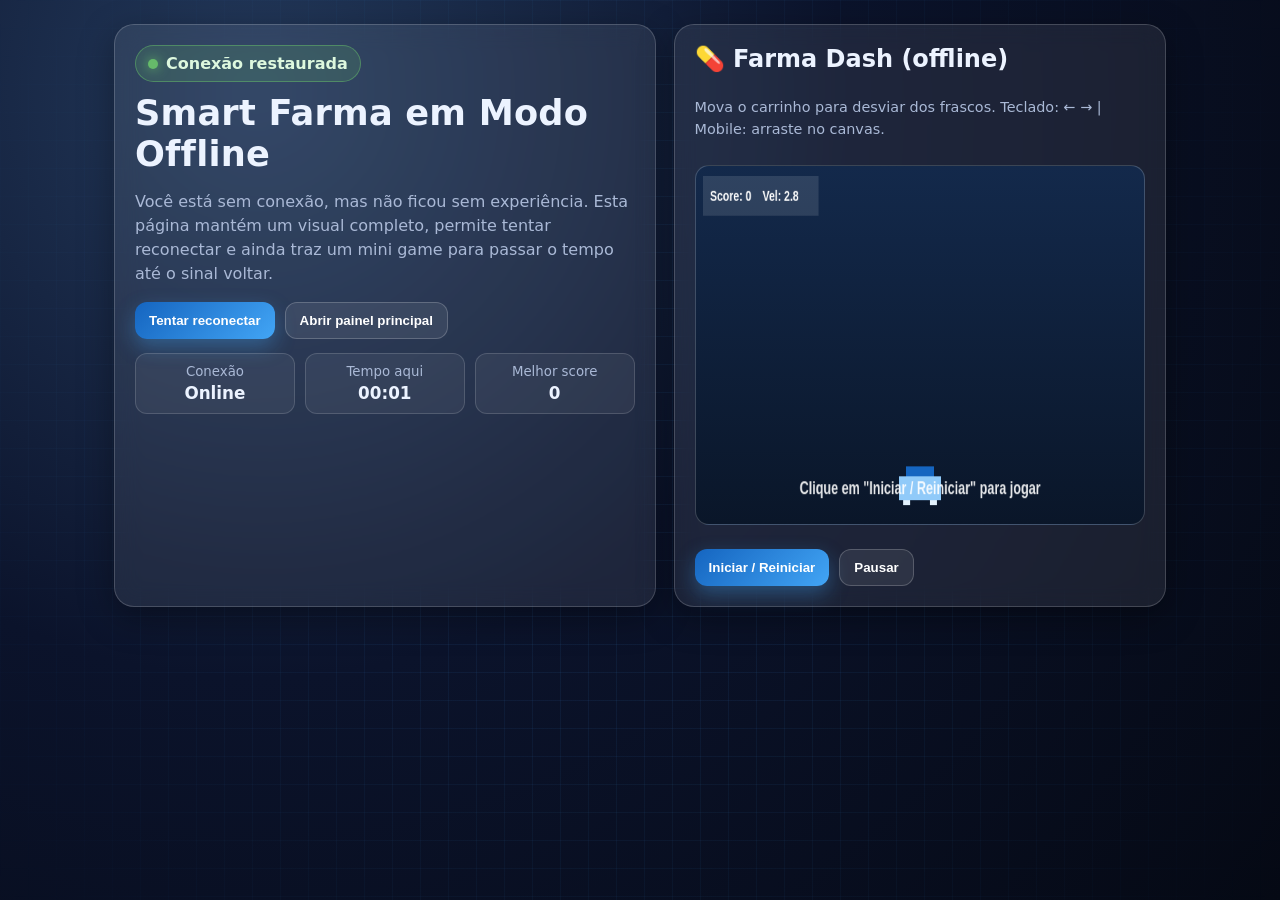
<file: offline.html>
<!DOCTYPE html>
<html lang="pt-BR">
<head>
  <meta charset="UTF-8" />
  <meta name="viewport" content="width=device-width, initial-scale=1.0" />
  <title>Smart Farma • Sem conexão</title>
  <style>
    :root {
      --bg-1: #0b132b;
      --bg-2: #1c2541;
      --card: rgba(255, 255, 255, 0.08);
      --card-border: rgba(255, 255, 255, 0.18);
      --text: #ecf3ff;
      --muted: #aab9d6;
      --accent: #42a5f5;
      --accent-2: #ef5350;
      --success: #66bb6a;
    }

    * { box-sizing: border-box; }

    body {
      margin: 0;
      min-height: 100vh;
      font-family: 'Montserrat', system-ui, -apple-system, sans-serif;
      color: var(--text);
      background: radial-gradient(circle at 20% 10%, #23395b 0%, var(--bg-1) 45%, #050914 100%);
      overflow-x: hidden;
    }

    .bg-grid {
      position: fixed;
      inset: 0;
      background-image:
        linear-gradient(rgba(66,165,245,0.08) 1px, transparent 1px),
        linear-gradient(90deg, rgba(66,165,245,0.08) 1px, transparent 1px);
      background-size: 28px 28px;
      mask-image: radial-gradient(circle at center, black 30%, transparent 100%);
      pointer-events: none;
      z-index: 0;
    }

    .wrap {
      position: relative;
      z-index: 1;
      max-width: 1100px;
      margin: 0 auto;
      padding: 24px;
      display: grid;
      gap: 18px;
      grid-template-columns: 1.1fr 1fr;
    }

    .panel {
      background: var(--card);
      border: 1px solid var(--card-border);
      backdrop-filter: blur(12px);
      border-radius: 20px;
      padding: 20px;
      box-shadow: 0 10px 35px rgba(0,0,0,0.35);
    }

    h1 {
      margin: 0 0 8px;
      font-size: clamp(1.6rem, 3vw, 2.2rem);
      letter-spacing: .2px;
    }

    p { color: var(--muted); line-height: 1.5; }

    .status {
      display: inline-flex;
      align-items: center;
      gap: 8px;
      padding: 8px 12px;
      border-radius: 999px;
      background: rgba(239,83,80,.14);
      border: 1px solid rgba(239,83,80,.4);
      color: #ffd8d8;
      font-weight: 700;
      margin-bottom: 10px;
    }

    .dot {
      width: 10px;
      height: 10px;
      border-radius: 50%;
      background: var(--accent-2);
      box-shadow: 0 0 12px var(--accent-2);
    }

    .actions {
      display: flex;
      gap: 10px;
      flex-wrap: wrap;
      margin-top: 14px;
    }

    button {
      border: 0;
      cursor: pointer;
      border-radius: 12px;
      padding: 10px 14px;
      font-weight: 700;
      color: white;
      background: linear-gradient(135deg, #1565c0, #42a5f5);
      box-shadow: 0 8px 20px rgba(66,165,245,.35);
    }

    button.secondary {
      background: rgba(255,255,255,0.08);
      border: 1px solid rgba(255,255,255,0.2);
      box-shadow: none;
    }

    .stats {
      display: grid;
      grid-template-columns: repeat(3, 1fr);
      gap: 10px;
      margin-top: 14px;
    }

    .stat {
      background: rgba(255,255,255,0.06);
      border: 1px solid rgba(255,255,255,0.15);
      border-radius: 12px;
      padding: 10px;
      text-align: center;
    }

    .stat small { color: var(--muted); display: block; margin-bottom: 4px; }
    .stat strong { font-size: 1.05rem; }

    .game-wrap {
      display: grid;
      gap: 10px;
    }

    #gameCanvas {
      width: 100%;
      height: 360px;
      border-radius: 14px;
      border: 1px solid rgba(255,255,255,0.2);
      background: linear-gradient(180deg, #13294b, #0a1629);
      display: block;
    }

    .hint {
      font-size: .9rem;
      color: var(--muted);
    }

    .online {
      background: rgba(102,187,106,.18);
      border-color: rgba(102,187,106,.5);
      color: #ddf8de;
    }
    .online .dot { background: var(--success); box-shadow: 0 0 12px var(--success); }

    @media (max-width: 900px) {
      .wrap { grid-template-columns: 1fr; }
      #gameCanvas { height: 300px; }
    }
  </style>
</head>
<body>
  <div class="bg-grid"></div>

  <main class="wrap">
    <section class="panel">
      <div id="connStatus" class="status"><span class="dot"></span>Sem internet no momento</div>
      <h1>Smart Farma em Modo Offline</h1>
      <p>
        Você está sem conexão, mas não ficou sem experiência. Esta página mantém um visual completo,
        permite tentar reconectar e ainda traz um mini game para passar o tempo até o sinal voltar.
      </p>

      <div class="actions">
        <button id="btnRetry">Tentar reconectar</button>
        <button id="btnHome" class="secondary">Abrir painel principal</button>
      </div>

      <div class="stats">
        <div class="stat"><small>Conexão</small><strong id="networkLabel">Offline</strong></div>
        <div class="stat"><small>Tempo aqui</small><strong id="timeOffline">00:00</strong></div>
        <div class="stat"><small>Melhor score</small><strong id="bestScore">0</strong></div>
      </div>
    </section>

    <section class="panel game-wrap">
      <h2 style="margin:0">💊 Farma Dash (offline)</h2>
      <p class="hint">Mova o carrinho para desviar dos frascos. Teclado: ← → | Mobile: arraste no canvas.</p>
      <canvas id="gameCanvas" width="640" height="360"></canvas>
      <div class="actions">
        <button id="btnStart">Iniciar / Reiniciar</button>
        <button id="btnPause" class="secondary">Pausar</button>
      </div>
    </section>
  </main>

  <script>
    const statusEl = document.getElementById('connStatus');
    const networkLabel = document.getElementById('networkLabel');
    const timeOffline = document.getElementById('timeOffline');
    const bestScoreEl = document.getElementById('bestScore');

    const updateOnlineState = () => {
      const online = navigator.onLine;
      statusEl.classList.toggle('online', online);
      statusEl.innerHTML = `<span class="dot"></span>${online ? 'Conexão restaurada' : 'Sem internet no momento'}`;
      networkLabel.textContent = online ? 'Online' : 'Offline';
    };

    window.addEventListener('online', updateOnlineState);
    window.addEventListener('offline', updateOnlineState);
    updateOnlineState();

    document.getElementById('btnRetry').addEventListener('click', () => location.reload());
    document.getElementById('btnHome').addEventListener('click', () => location.href = './index.html');

    let sec = 0;
    setInterval(() => {
      sec++;
      const m = String(Math.floor(sec / 60)).padStart(2, '0');
      const s = String(sec % 60).padStart(2, '0');
      timeOffline.textContent = `${m}:${s}`;
    }, 1000);

    const canvas = document.getElementById('gameCanvas');
    const ctx = canvas.getContext('2d');

    const state = {
      running: false,
      paused: false,
      score: 0,
      speed: 2.8,
      spawnTick: 0,
      player: { x: 290, y: 312, w: 60, h: 24, vx: 0 },
      drops: [],
      keys: { left: false, right: false },
      best: Number(localStorage.getItem('sf_offline_best_score') || 0)
    };

    bestScoreEl.textContent = String(state.best);

    const drawPlayer = () => {
      const p = state.player;
      ctx.fillStyle = '#90caf9';
      ctx.fillRect(p.x, p.y, p.w, p.h);
      ctx.fillStyle = '#1565c0';
      ctx.fillRect(p.x + 10, p.y - 10, p.w - 20, 10);
      ctx.fillStyle = '#e3f2fd';
      ctx.fillRect(p.x + 6, p.y + p.h, 10, 5);
      ctx.fillRect(p.x + p.w - 16, p.y + p.h, 10, 5);
    };

    const spawnDrop = () => {
      const size = 18 + Math.random() * 14;
      state.drops.push({
        x: Math.random() * (canvas.width - size),
        y: -size,
        w: size,
        h: size,
        vy: state.speed + Math.random() * 1.8
      });
    };

    const drawDrop = (d) => {
      ctx.fillStyle = '#ef5350';
      if (typeof ctx.roundRect === 'function') {
        ctx.beginPath();
        ctx.roundRect(d.x, d.y, d.w, d.h, 5);
        ctx.fill();
      } else {
        ctx.fillRect(d.x, d.y, d.w, d.h);
      }
      ctx.fillStyle = '#ffcdd2';
      ctx.fillRect(d.x + 3, d.y + d.h * 0.45, d.w - 6, 3);
    };

    const collide = (a, b) => a.x < b.x + b.w && a.x + a.w > b.x && a.y < b.y + b.h && a.y + a.h > b.y;

    const resetGame = () => {
      state.score = 0;
      state.speed = 2.8;
      state.spawnTick = 0;
      state.player.x = 290;
      state.player.vx = 0;
      state.drops = [];
      state.running = true;
      state.paused = false;
    };

    const endGame = () => {
      state.running = false;
      if (state.score > state.best) {
        state.best = state.score;
        localStorage.setItem('sf_offline_best_score', String(state.best));
        bestScoreEl.textContent = String(state.best);
      }
      ctx.fillStyle = 'rgba(0,0,0,0.45)';
      ctx.fillRect(0, 0, canvas.width, canvas.height);
      ctx.fillStyle = '#fff';
      ctx.font = 'bold 28px Montserrat, sans-serif';
      ctx.fillText('Fim de jogo', 235, 160);
      ctx.font = '16px Montserrat, sans-serif';
      ctx.fillText(`Score: ${state.score} • Melhor: ${state.best}`, 220, 196);
    };

    const renderHUD = () => {
      ctx.fillStyle = 'rgba(255,255,255,0.12)';
      ctx.fillRect(10, 10, 165, 40);
      ctx.fillStyle = '#fff';
      ctx.font = 'bold 15px Montserrat, sans-serif';
      ctx.fillText(`Score: ${state.score}`, 20, 35);
      ctx.fillText(`Vel: ${state.speed.toFixed(1)}`, 95, 35);
    };

    const tick = () => {
      ctx.clearRect(0, 0, canvas.width, canvas.height);

      if (state.running && !state.paused) {
        if (state.keys.left) state.player.vx = -5.2;
        else if (state.keys.right) state.player.vx = 5.2;
        else state.player.vx *= 0.75;

        state.player.x += state.player.vx;
        state.player.x = Math.max(0, Math.min(canvas.width - state.player.w, state.player.x));

        state.spawnTick += 1;
        if (state.spawnTick > Math.max(16, 42 - state.speed * 5)) {
          spawnDrop();
          state.spawnTick = 0;
        }

        state.drops.forEach((d) => d.y += d.vy);
        state.drops = state.drops.filter((d) => d.y < canvas.height + 30);

        for (const d of state.drops) {
          if (collide(state.player, d)) {
            endGame();
            break;
          }
        }

        state.score += 1;
        if (state.score % 240 === 0) state.speed += 0.35;
      }

      drawPlayer();
      state.drops.forEach(drawDrop);
      renderHUD();

      if (!state.running) {
        ctx.fillStyle = 'rgba(255,255,255,0.9)';
        ctx.font = 'bold 18px Montserrat, sans-serif';
        ctx.fillText('Clique em "Iniciar / Reiniciar" para jogar', 148, 330);
      }

      requestAnimationFrame(tick);
    };

    document.addEventListener('keydown', (e) => {
      if (e.key === 'ArrowLeft') state.keys.left = true;
      if (e.key === 'ArrowRight') state.keys.right = true;
    });

    document.addEventListener('keyup', (e) => {
      if (e.key === 'ArrowLeft') state.keys.left = false;
      if (e.key === 'ArrowRight') state.keys.right = false;
    });

    let dragging = false;
    canvas.addEventListener('pointerdown', () => dragging = true);
    canvas.addEventListener('pointerup', () => dragging = false);
    canvas.addEventListener('pointerleave', () => dragging = false);
    canvas.addEventListener('pointermove', (e) => {
      if (!dragging) return;
      const rect = canvas.getBoundingClientRect();
      const x = e.clientX - rect.left;
      state.player.x = Math.max(0, Math.min(canvas.width - state.player.w, x - state.player.w / 2));
    });

    document.getElementById('btnStart').addEventListener('click', resetGame);
    document.getElementById('btnPause').addEventListener('click', () => {
      if (!state.running) return;
      state.paused = !state.paused;
      document.getElementById('btnPause').textContent = state.paused ? 'Continuar' : 'Pausar';
    });

    tick();
  </script>
</body>
</html>
</file>
